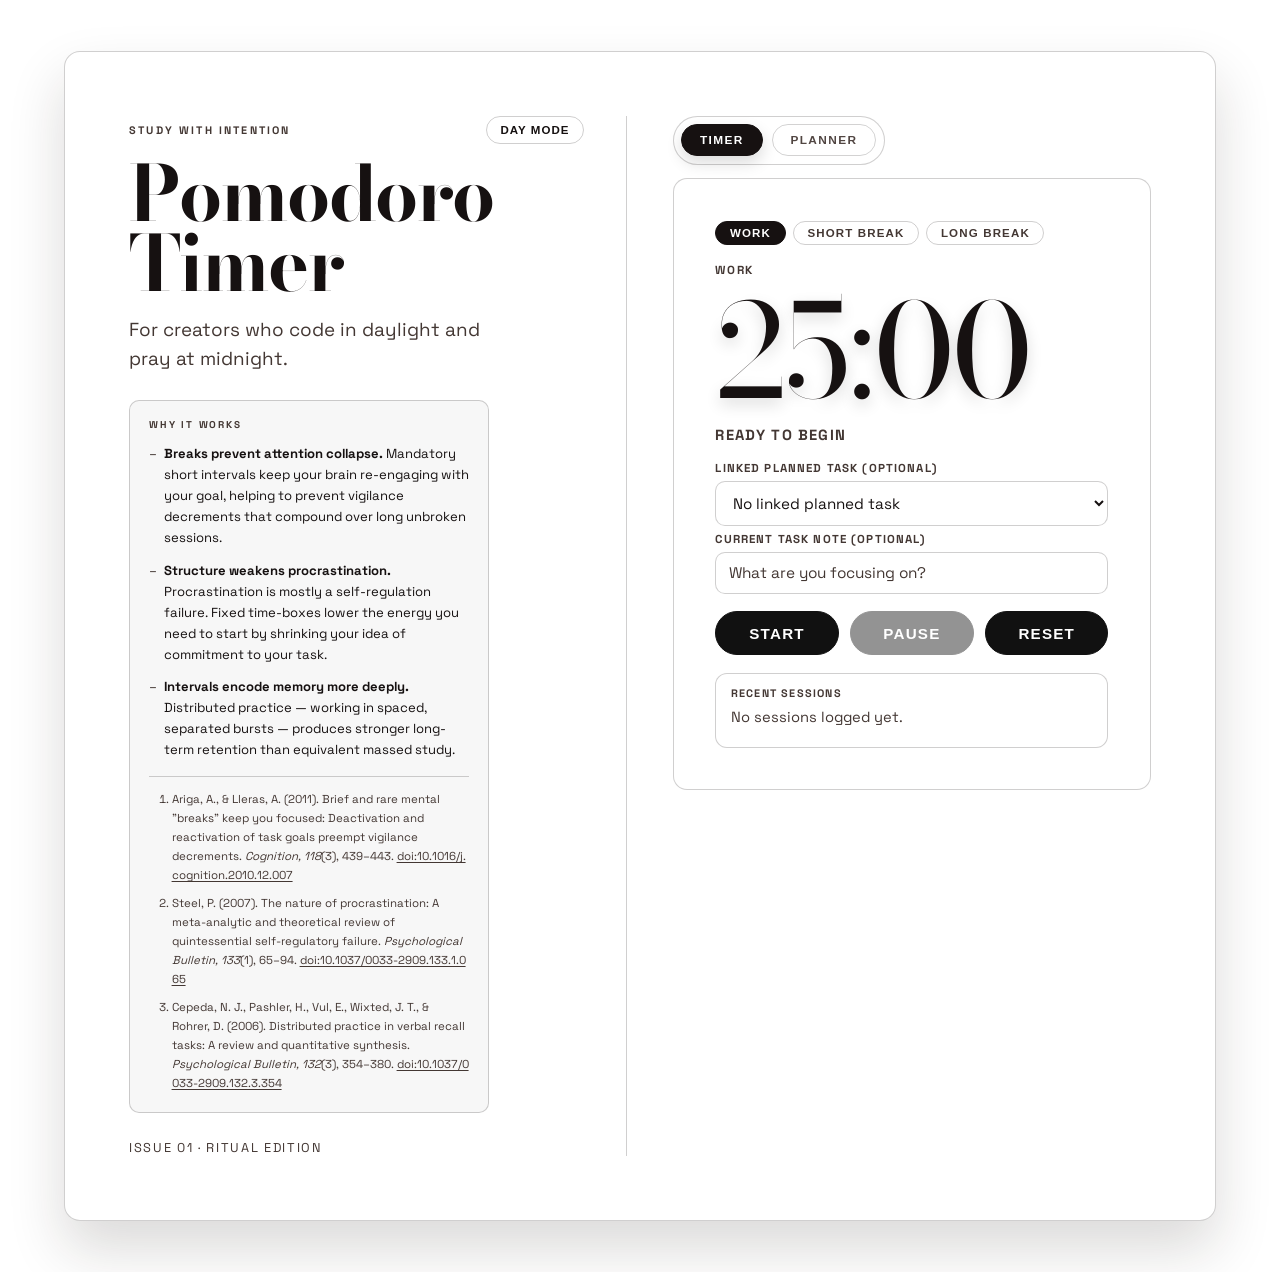
<file: index.html>
<!DOCTYPE html>
<html lang="en">
<head>
  <meta charset="UTF-8">
  <meta name="viewport" content="width=device-width, initial-scale=1.0">
  <title>Study With B — Pomodoro Timer</title>
  <meta name="theme-color" content="#161111">
  <link rel="manifest" href="./manifest.json">
  <link rel="apple-touch-icon" href="./icons/icon.svg">
    <link rel="preconnect" href="https://fonts.googleapis.com">
    <link rel="preconnect" href="https://fonts.gstatic.com" crossorigin>
    <link href="https://fonts.googleapis.com/css2?family=Bodoni+Moda:opsz,wght@6..96,400;6..96,700&family=Space+Grotesk:wght@400;500;700&display=swap" rel="stylesheet">
  <link rel="stylesheet" href="style.css">
</head>
<body data-view="timer">
    <div class="grain" aria-hidden="true"></div>
    <div class="update-banner" id="update-banner" role="status" aria-live="polite" hidden>
      <p class="update-banner-text" id="update-banner-text">A new version is available. Refreshing...</p>
    </div>

    <main class="container">
      <section class="editorial-rail" aria-label="App framing">
      <div class="meta-row">
        <p class="kicker">Study With Intention</p>
        <button class="theme-toggle" id="theme-toggle" type="button" aria-label="Toggle color theme">Dark mode</button>
      </div>
        <h1 class="title">Pomodoro Timer</h1>
      <p class="subtitle">For creators who code in daylight and pray at midnight.</p>

        <div class="science-card" aria-label="The science behind Pomodoro">
          <p class="science-card__eyebrow">Why it works</p>
          <ul class="science-card__list">
            <li><strong>Breaks prevent attention collapse.</strong> Mandatory short intervals keep your brain re-engaging with your goal, helping to prevent vigilance decrements that compound over long unbroken sessions.</li>
            <li><strong>Structure weakens procrastination.</strong> Procrastination is mostly a self-regulation failure. Fixed time-boxes lower the energy you need to start by shrinking your idea of commitment to your task.</li>
            <li><strong>Intervals encode memory more deeply.</strong> Distributed practice — working in spaced, separated bursts — produces stronger long-term retention than equivalent massed study.</li>
          </ul>
          <ol class="science-card__bib">
            <li>Ariga, A., &amp; Lleras, A. (2011). Brief and rare mental "breaks" keep you focused: Deactivation and reactivation of task goals preempt vigilance decrements. <em>Cognition, 118</em>(3), 439–443. <a class="science-card__link" href="https://doi.org/10.1016/j.cognition.2010.12.007" target="_blank" rel="noopener noreferrer">doi:10.1016/j.cognition.2010.12.007</a></li>
            <li>Steel, P. (2007). The nature of procrastination: A meta-analytic and theoretical review of quintessential self-regulatory failure. <em>Psychological Bulletin, 133</em>(1), 65–94. <a class="science-card__link" href="https://doi.org/10.1037/0033-2909.133.1.065" target="_blank" rel="noopener noreferrer">doi:10.1037/0033-2909.133.1.065</a></li>
            <li>Cepeda, N. J., Pashler, H., Vul, E., Wixted, J. T., &amp; Rohrer, D. (2006). Distributed practice in verbal recall tasks: A review and quantitative synthesis. <em>Psychological Bulletin, 132</em>(3), 354–380. <a class="science-card__link" href="https://doi.org/10.1037/0033-2909.132.3.354" target="_blank" rel="noopener noreferrer">doi:10.1037/0033-2909.132.3.354</a></li>
          </ol>
        </div>

        <div class="rail-bottom">
          <p class="rail-note">Issue 01 · Ritual Edition</p>
          <button class="install-btn" id="install-btn" type="button" hidden>Install app</button>
          <p class="install-ios" id="install-ios" hidden>To install: tap <strong>Share</strong> then <strong>Add to Home Screen</strong>.</p>
        </div>
      </section>

      <div class="stage-column">
        <nav class="view-tabs" aria-label="Workspace view">
          <button class="view-tab" id="view-timer-btn" type="button" aria-pressed="true">Timer</button>
          <button class="view-tab" id="view-planner-btn" type="button" aria-pressed="false">Planner</button>
        </nav>

        <section class="timer-stage" id="timer-stage" aria-label="Timer controls">
          <div class="mode-selector" id="mode-selector" role="group" aria-label="Session mode"></div>
          <p class="timer-label" id="timer-label">Work</p>
          <p class="timer" id="timer">25:00</p>
          <p class="timer-status" id="timer-status">Ready to begin</p>
          <div class="task-block">
            <label class="task-label" for="task-select">Linked planned task (optional)</label>
            <select class="task-select" id="task-select">
              <option value="">No linked planned task</option>
            </select>
            <label class="task-label" for="task-input">Current task note (optional)</label>
            <input class="task-input" id="task-input" type="text" maxlength="80" placeholder="What are you focusing on?" autocomplete="off">
          </div>
          <div class="completion-note" id="completion-note" aria-live="polite" hidden>
            <p class="completion-note-label">Session complete</p>
            <p class="completion-note-body" id="completion-note-body">Time's up.</p>
          </div>

          <div class="button-wrapper">
            <button id="start">Start</button>
            <button id="pause">Pause</button>
            <button id="reset">Reset</button>
          </div>

          <section class="history-panel" aria-label="Session history">
            <p class="history-title">Recent sessions</p>
            <p class="history-empty" id="history-empty">No sessions logged yet.</p>
            <ul class="history-list" id="history-list"></ul>
          </section>
        </section>

        <section class="planner-stage" id="planner-stage" aria-label="Planner" hidden>
          <form class="planner-form" id="planner-form">
            <label class="task-label" for="planner-task-title">Task title</label>
            <input class="task-input" id="planner-task-title" type="text" maxlength="80" placeholder="Odin Project - CSS Flexbox" required autocomplete="off">
            <label class="task-label" for="planner-task-estimate">Estimated sessions</label>
            <input class="task-input" id="planner-task-estimate" type="number" min="1" max="40" value="4" required>
            <button class="planner-submit" type="submit">Add Task</button>
          </form>

          <div class="planner-toolbar">
            <label class="planner-sort-wrap" for="planner-sort">
              <span class="planner-sort-label">Sort</span>
              <select class="planner-sort" id="planner-sort">
                <option value="newest">Newest</option>
                <option value="remaining">Most remaining</option>
                <option value="closest">Closest to done</option>
                <option value="status">Status</option>
              </select>
            </label>
            <div class="planner-filters" id="planner-filters" role="group" aria-label="Task status filter">
              <button class="planner-filter" type="button" data-filter="all" aria-pressed="true">All</button>
              <button class="planner-filter" type="button" data-filter="active" aria-pressed="false">Active</button>
              <button class="planner-filter" type="button" data-filter="done" aria-pressed="false">Done</button>
              <button class="planner-filter" type="button" data-filter="archived" aria-pressed="false">Archived</button>
            </div>
          </div>

          <section class="planner-list-panel" aria-label="Planner task list">
            <p class="history-title">Planned tasks</p>
            <p class="history-empty" id="planner-empty">No tasks yet. Add your first planned focus block.</p>
            <ul class="planner-list" id="planner-task-list"></ul>
          </section>
        </section>
      </div>
    </main>
  <!--JS-->
  <script src="app.js"></script>
  <script>
    if ("serviceWorker" in navigator) {
      const updateBanner = document.getElementById("update-banner");
      const updateBannerText = document.getElementById("update-banner-text");

      const showUpdateBanner = (message) => {
        if (!updateBanner || !updateBannerText) {
          return;
        }

        updateBannerText.textContent = message;
        updateBanner.hidden = false;
        updateBanner.classList.add("is-visible");
      };

      const activateWaitingWorker = (registration) => {
        if (registration.waiting) {
          showUpdateBanner("A new version is ready. Refreshing now...");
          registration.waiting.postMessage({ type: "SKIP_WAITING" });
        }
      };

      let refreshing = false;
      navigator.serviceWorker.addEventListener("controllerchange", () => {
        if (refreshing) {
          return;
        }

        refreshing = true;
        showUpdateBanner("Update applied. Reloading...");
        window.setTimeout(() => {
          window.location.reload();
        }, 650);
      });

      window.addEventListener("load", () => {
        navigator.serviceWorker
          .register("./sw.js")
          .then((registration) => {
            activateWaitingWorker(registration);
            registration.addEventListener("updatefound", () => {
              const newWorker = registration.installing;
              if (!newWorker) {
                return;
              }

              newWorker.addEventListener("statechange", () => {
                if (
                  newWorker.state === "installed" &&
                  navigator.serviceWorker.controller
                ) {
                  activateWaitingWorker(registration);
                }
              });
            });

            registration.update().catch(() => {
              // Ignore update check failures.
            });
          })
          .catch(() => {
            // SW registration failed silently; app still works online.
          });
      });
    }
  </script>
</body>
</html>
</file>
<file: style.css>
:root {
    --bg: #fcfaf6;
    --bg-accent: #f7f2e8;
    --panel: #fffefb;
    --panel-strong: #fbf6ee;
    --stage: #f8f2e7;
    --ink: #161111;
    --muted-ink: #433733;
    --line: rgba(22, 17, 17, 0.2);
    --start: #3f524c;
    --pause: #534741;
    --reset: #48505c;
    --shadow: rgba(33, 24, 16, 0.16);
    --grain-opacity: 0.08;
}

body[data-theme="light"] {
    --bg: #ffffff;
    --bg-accent: #ffffff;
    --panel: #ffffff;
    --panel-strong: #ffffff;
    --stage: #ffffff;
    --ink: #161111;
    --muted-ink: #433733;
    --line: rgba(22, 17, 17, 0.2);
    --start: #3f524c;
    --pause: #534741;
    --reset: #48505c;
    --shadow: rgba(33, 24, 16, 0.16);
    --grain-opacity: 0.08;
}

body[data-theme="burgundy-night"] {
    --bg: #140e12;
    --bg-accent: #1d1218;
    --panel: #22161d;
    --panel-strong: #2b1c24;
    --stage: #2a1b23;
    --ink: #f3ebe7;
    --muted-ink: #d2bfc4;
    --line: rgba(243, 235, 231, 0.24);
    --start: #4f625d;
    --pause: #6a3e4e;
    --reset: #625a6f;
    --shadow: rgba(0, 0, 0, 0.5);
    --grain-opacity: 0.12;
}

body[data-theme="emerald-night"] {
    --bg: #101614;
    --bg-accent: #18201d;
    --panel: #1b2320;
    --panel-strong: #24302c;
    --stage: #202a26;
    --ink: #f0ede5;
    --muted-ink: #c6c3b8;
    --line: rgba(240, 237, 229, 0.24);
    --start: #4f6c64;
    --pause: #66545a;
    --reset: #586675;
    --shadow: rgba(0, 0, 0, 0.5);
    --grain-opacity: 0.12;
}

* {
    margin: 0;
    padding: 0;
    box-sizing: border-box;
}

body {
    min-height: 100vh;
    display: grid;
    place-items: center;
    padding: clamp(1.1rem, 4.8vw, 3.2rem);
    color: var(--ink);
    font-family: "Space Grotesk", sans-serif;
    background: var(--bg);
    position: relative;
    overflow-x: hidden;
    overflow-y: auto;
    transition: background 260ms ease, color 260ms ease;
}

.grain {
    position: fixed;
    inset: 0;
    background-image: none;
    opacity: var(--grain-opacity);
    pointer-events: none;
    z-index: 0;
}

.update-banner {
    position: fixed;
    top: 1rem;
    right: 1rem;
    z-index: 30;
    border: 1px solid var(--line);
    border-radius: 0.72rem;
    background: var(--panel);
    color: var(--ink);
    padding: 0.62rem 0.78rem;
    box-shadow: 0 12px 28px var(--shadow);
    opacity: 0;
    transform: translateY(-6px);
    transition: opacity 180ms ease, transform 180ms ease;
    max-width: min(26rem, calc(100vw - 2rem));
}

.update-banner.is-visible {
    opacity: 1;
    transform: translateY(0);
}

.update-banner-text {
    font-size: 0.82rem;
    line-height: 1.4;
    letter-spacing: 0.03em;
    text-transform: uppercase;
    font-weight: 700;
}

.container {
    width: min(72rem, 100%);
    display: grid;
    grid-template-columns: 1.02fr 0.98fr;
    gap: clamp(1.4rem, 3.6vw, 3rem);
    color: var(--ink);
    background: var(--panel);
    border: 1px solid var(--line);
    border-radius: 1rem;
    padding: clamp(1.6rem, 5vw, 4.2rem);
    box-shadow: 0 28px 56px var(--shadow);
    position: relative;
    z-index: 1;
}

.editorial-rail {
    display: flex;
    flex-direction: column;
    justify-content: space-between;
    border-right: 1px solid var(--line);
    padding-right: clamp(1.2rem, 3.4vw, 2.6rem);
}

.meta-row {
    display: flex;
    align-items: center;
    justify-content: space-between;
    gap: 0.6rem;
    flex-wrap: wrap;
}

.kicker {
    text-transform: uppercase;
    letter-spacing: 0.2em;
    color: var(--muted-ink);
    font-size: 0.68rem;
    font-weight: 700;
}

.theme-toggle {
    padding: 0.42rem 0.85rem;
    border-radius: 999px;
    border: 1px solid var(--line);
    background: transparent;
    color: var(--ink);
    font-size: 0.72rem;
    letter-spacing: 0.09em;
    text-transform: uppercase;
    font-weight: 700;
    cursor: pointer;
    transition: background 180ms ease;
}

.theme-toggle:hover {
    background: rgba(20, 15, 12, 0.06);
}

body[data-theme="burgundy-night"] .theme-toggle:hover {
    background: rgba(255, 255, 255, 0.08);
}

body[data-theme="emerald-night"] .theme-toggle:hover {
    background: rgba(255, 255, 255, 0.08);
}

.title {
    margin-top: 0.95rem;
    font-family: "Bodoni Moda", serif;
    font-size: clamp(2.7rem, 6vw, 5.2rem);
    line-height: 0.91;
    letter-spacing: -0.02em;
    max-width: 9ch;
}

.subtitle {
    margin-top: 1rem;
    color: var(--muted-ink);
    font-size: clamp(1.02rem, 1.95vw, 1.18rem);
    line-height: 1.58;
    max-width: 32ch;
}

/* ── Science card ───────────────────────────────────── */
.science-card {
    margin-top: 1.6rem;
    padding: 1.1rem 1.2rem 1.2rem;
    border: 1px solid var(--line);
    border-radius: 10px;
    background: rgba(20, 15, 12, 0.03);
    max-width: 36ch;
}

body[data-theme="burgundy-night"] .science-card,
body[data-theme="emerald-night"] .science-card {
    background: rgba(255, 255, 255, 0.04);
}

.science-card__eyebrow {
    text-transform: uppercase;
    letter-spacing: 0.18em;
    font-size: 0.62rem;
    font-weight: 700;
    color: var(--muted-ink);
    margin-bottom: 0.75rem;
}

.science-card__list {
    list-style: none;
    padding: 0;
    margin: 0 0 1rem;
    display: flex;
    flex-direction: column;
    gap: 0.7rem;
}

.science-card__list li {
    font-size: 0.82rem;
    line-height: 1.6;
    color: var(--ink);
    padding-left: 1.1em;
    position: relative;
}

.science-card__list li::before {
    content: "–";
    position: absolute;
    left: 0;
    color: var(--muted-ink);
}

.science-card__bib {
    margin: 0;
    padding-left: 1.4em;
    display: flex;
    flex-direction: column;
    gap: 0.55rem;
    border-top: 1px solid var(--line);
    padding-top: 0.85rem;
}

.science-card__bib li {
    font-size: 0.72rem;
    line-height: 1.65;
    color: var(--muted-ink);
}

.science-card__bib em {
    font-style: italic;
}

.science-card__link {
    color: var(--muted-ink);
    text-decoration: underline;
    text-underline-offset: 2px;
    word-break: break-all;
}

.science-card__link:hover {
    color: var(--ink);
}

/* ── Rail bottom ─────────────────────────────────────── */
.rail-bottom {
    margin-top: auto;
    padding-top: 1.6rem;
    display: flex;
    flex-direction: column;
    gap: 0.7rem;
    align-items: flex-start;
}

.rail-note {
    font-size: 0.8rem;
    letter-spacing: 0.13em;
    text-transform: uppercase;
    color: var(--muted-ink);
}

.install-btn {
    padding: 0.42rem 0.9rem;
    border-radius: 999px;
    border: 1px solid var(--ink);
    background: transparent;
    color: var(--ink);
    font-size: 0.72rem;
    letter-spacing: 0.09em;
    text-transform: uppercase;
    font-weight: 700;
    cursor: pointer;
    font-family: "Space Grotesk", sans-serif;
    transition: background 160ms ease, color 160ms ease;
    box-shadow: none;
}

.install-btn:hover {
    background: var(--ink);
    color: var(--bg);
    transform: none;
    filter: none;
}

.install-ios {
    font-size: 0.82rem;
    line-height: 1.5;
    color: var(--muted-ink);
    max-width: 26ch;
}

.timer-stage {
    display: flex;
    flex-direction: column;
    justify-content: center;
    gap: 1.1rem;
    background: var(--stage);
    border: 1px solid var(--line);
    border-radius: 0.88rem;
    padding: clamp(1.5rem, 3.8vw, 2.6rem);
}

.stage-column {
    display: flex;
    flex-direction: column;
    gap: 0.85rem;
}

.view-tabs {
    display: flex;
    align-items: center;
    gap: 0.55rem;
    padding: 0.45rem;
    border: 1px solid var(--line);
    border-radius: 999px;
    background: var(--panel-strong);
    width: fit-content;
}

.view-tab {
    border-radius: 999px;
    border: 1px solid var(--line);
    background: transparent;
    color: var(--muted-ink);
    padding: 0.5rem 1.12rem;
    font-size: 0.74rem;
    letter-spacing: 0.12em;
    text-transform: uppercase;
    font-weight: 700;
}

.view-tab[aria-pressed="true"] {
    background: var(--ink);
    color: var(--bg);
    border-color: var(--ink);
}

.planner-stage {
    display: flex;
    flex-direction: column;
    gap: 0.85rem;
    background: var(--stage);
    border: 1px solid var(--line);
    border-radius: 0.88rem;
    padding: clamp(1.3rem, 3.4vw, 2.2rem);
}

body[data-view="timer"] #planner-stage {
    display: none;
}

body[data-view="planner"] #timer-stage {
    display: none;
}

#timer-stage[hidden],
#planner-stage[hidden] {
    display: none !important;
}

.planner-form {
    display: grid;
    gap: 0.45rem;
}

.planner-submit {
    width: 100%;
    margin-top: 0.2rem;
}

.planner-toolbar {
    display: flex;
    align-items: center;
    justify-content: space-between;
    gap: 0.7rem;
    flex-wrap: wrap;
}

.planner-sort-wrap {
    display: inline-flex;
    align-items: center;
    gap: 0.45rem;
}

.planner-sort-label {
    color: var(--muted-ink);
    font-size: 0.76rem;
    letter-spacing: 0.08em;
    text-transform: uppercase;
    font-weight: 700;
}

.planner-sort {
    border: 1px solid var(--line);
    background: var(--panel);
    color: var(--ink);
    border-radius: 999px;
    padding: 0.36rem 0.72rem;
    font-size: 0.78rem;
    font-family: "Space Grotesk", sans-serif;
}

.planner-filters {
    display: inline-flex;
    align-items: center;
    gap: 0.32rem;
    border: 1px solid var(--line);
    border-radius: 999px;
    padding: 0.28rem;
    background: var(--panel-strong);
}

.planner-filter {
    border-radius: 999px;
    border: 1px solid transparent;
    background: transparent;
    color: var(--muted-ink);
    padding: 0.34rem 0.58rem;
    font-size: 0.65rem;
    letter-spacing: 0.08em;
    text-transform: uppercase;
    font-weight: 700;
}

.planner-filter[aria-pressed="true"] {
    border-color: var(--ink);
    background: var(--ink);
    color: var(--bg);
}

.planner-list-panel {
    width: 100%;
    border: 1px solid var(--line);
    border-radius: 0.75rem;
    padding: 0.78rem 0.9rem;
    background: var(--panel);
}

.planner-list {
    list-style: none;
    margin-top: 0.5rem;
    display: grid;
    gap: 0.55rem;
}

.planner-item {
    display: flex;
    align-items: flex-start;
    justify-content: space-between;
    gap: 0.8rem;
    border-top: 1px solid var(--line);
    padding-top: 0.6rem;
}

.planner-item-details {
    min-width: 0;
    display: grid;
    gap: 0.24rem;
}

.planner-item-title {
    color: var(--ink);
    font-size: 0.93rem;
    line-height: 1.4;
}

.planner-item-meta {
    display: flex;
    align-items: center;
    gap: 0.38rem;
    flex-wrap: wrap;
}

.planner-chip {
    border: 1px solid var(--line);
    border-radius: 999px;
    padding: 0.2rem 0.48rem;
    font-size: 0.64rem;
    letter-spacing: 0.08em;
    text-transform: uppercase;
    font-weight: 700;
    color: var(--muted-ink);
    background: var(--panel);
}

.planner-chip-status {
    color: var(--ink);
}

.planner-chip-status-active {
    border-color: rgba(63, 82, 76, 0.42);
}

.planner-chip-status-done {
    border-color: rgba(59, 98, 76, 0.44);
}

.planner-chip-status-archived {
    border-color: rgba(72, 80, 92, 0.44);
}

.planner-item-done .planner-item-title {
    text-decoration: line-through;
    opacity: 0.8;
}

.planner-item-archived .planner-item-title,
.planner-item-archived .planner-item-meta {
    opacity: 0.72;
}

.planner-item-actions {
    display: flex;
    flex-wrap: wrap;
    justify-content: flex-end;
    gap: 0.38rem;
}

.planner-action {
    border-radius: 999px;
    border: 1px solid var(--line);
    background: transparent;
    color: var(--ink);
    padding: 0.34rem 0.7rem;
    font-size: 0.66rem;
    letter-spacing: 0.08em;
    text-transform: uppercase;
    font-weight: 700;
}

body[data-theme="burgundy-night"] .timer-stage {
    background: var(--stage);
}

body[data-theme="emerald-night"] .timer-stage {
    background: var(--stage);
}

body[data-theme="light"] #start,
body[data-theme="light"] #pause,
body[data-theme="light"] #reset {
    background: #111111;
    color: #ffffff;
    border-color: #111111;
}

body[data-theme="light"] #start:hover,
body[data-theme="light"] #pause:hover,
body[data-theme="light"] #reset:hover {
    background: #ffffff;
    color: #111111;
    border-color: #111111;
}

body[data-theme="light"] #start:active,
body[data-theme="light"] #pause:active,
body[data-theme="light"] #reset:active {
    background: #4b1e24;
    color: #ffffff;
    border-color: #4b1e24;
}

body[data-theme="burgundy-night"] #start,
body[data-theme="burgundy-night"] #pause,
body[data-theme="burgundy-night"] #reset {
    background: #ffffff;
    color: #6a3e4e;
    border-color: #ffffff;
}

body[data-theme="burgundy-night"] #start:hover,
body[data-theme="burgundy-night"] #pause:hover,
body[data-theme="burgundy-night"] #reset:hover {
    background: #6a3e4e;
    color: #ffffff;
    border-color: #6a3e4e;
    filter: none;
}

body[data-theme="burgundy-night"] #start:active,
body[data-theme="burgundy-night"] #pause:active,
body[data-theme="burgundy-night"] #reset:active {
    background: #111111;
    color: #ffffff;
    border-color: #111111;
}

body[data-theme="emerald-night"] #start,
body[data-theme="emerald-night"] #pause,
body[data-theme="emerald-night"] #reset {
    background: #ffffff;
    color: #4f6c64;
    border-color: #ffffff;
}

body[data-theme="emerald-night"] #start:hover,
body[data-theme="emerald-night"] #pause:hover,
body[data-theme="emerald-night"] #reset:hover {
    background: #4f6c64;
    color: #ffffff;
    border-color: #4f6c64;
    filter: none;
}

body[data-theme="emerald-night"] #start:active,
body[data-theme="emerald-night"] #pause:active,
body[data-theme="emerald-night"] #reset:active {
    background: #111111;
    color: #ffffff;
    border-color: #111111;
}

.mode-selector {
    display: flex;
    flex-wrap: wrap;
    gap: 0.45rem;
}

.mode-btn {
    /* reset base button styles */
    border-radius: 999px;
    padding: 0.32rem 0.85rem;
    font-size: 0.72rem;
    font-weight: 700;
    letter-spacing: 0.1em;
    text-transform: uppercase;
    cursor: pointer;
    transition: background 160ms ease, color 160ms ease, border-color 160ms ease, transform 160ms ease;
    /* default: ghost */
    background: transparent;
    color: var(--muted-ink);
    border: 1px solid var(--line);
    box-shadow: none;
}

.mode-btn:hover {
    color: var(--ink);
    border-color: var(--ink);
    transform: none;
    filter: none;
}

.mode-btn[aria-pressed="true"] {
    background: var(--ink);
    color: var(--bg);
    border-color: var(--ink);
}

.mode-btn[aria-pressed="true"]:hover {
    filter: none;
    transform: none;
}

.timer-label {
    text-transform: uppercase;
    letter-spacing: 0.14em;
    color: var(--muted-ink);
    font-size: 0.73rem;
    font-weight: 700;
}

.timer {
    font-family: "Bodoni Moda", serif;
    font-size: clamp(4.2rem, 11.5vw, 8.1rem);
    line-height: 0.88;
    letter-spacing: -0.01em;
    text-shadow: 0 6px 16px rgba(0, 0, 0, 0.14);
}

.timer-status {
    color: var(--muted-ink);
    font-size: 0.92rem;
    letter-spacing: 0.08em;
    text-transform: uppercase;
    font-weight: 700;
}

.task-block {
    width: 100%;
    display: flex;
    flex-direction: column;
    gap: 0.38rem;
}

.task-label {
    color: var(--muted-ink);
    font-size: 0.72rem;
    letter-spacing: 0.1em;
    text-transform: uppercase;
    font-weight: 700;
}

.task-input {
    width: 100%;
    border: 1px solid var(--line);
    background: var(--panel);
    color: var(--ink);
    border-radius: 0.62rem;
    padding: 0.66rem 0.78rem;
    font-size: 0.96rem;
    font-family: "Space Grotesk", sans-serif;
    transition: border-color 160ms ease, box-shadow 160ms ease;
}

.task-select {
    width: 100%;
    border: 1px solid var(--line);
    background: var(--panel);
    color: var(--ink);
    border-radius: 0.62rem;
    padding: 0.66rem 0.78rem;
    font-size: 0.95rem;
    font-family: "Space Grotesk", sans-serif;
    transition: border-color 160ms ease, box-shadow 160ms ease;
}

.task-input::placeholder {
    color: var(--muted-ink);
}

.task-input:focus {
    outline: none;
    border-color: var(--ink);
    box-shadow: 0 0 0 2px rgba(0, 0, 0, 0.08);
}

.task-select:focus {
    outline: none;
    border-color: var(--ink);
    box-shadow: 0 0 0 2px rgba(0, 0, 0, 0.08);
}

body[data-theme="burgundy-night"] .task-input:focus,
body[data-theme="emerald-night"] .task-input:focus {
    box-shadow: 0 0 0 2px rgba(255, 255, 255, 0.14);
}

body[data-theme="burgundy-night"] .task-select:focus,
body[data-theme="emerald-night"] .task-select:focus {
    box-shadow: 0 0 0 2px rgba(255, 255, 255, 0.14);
}

.completion-note {
    width: 100%;
    border: 1px solid var(--line);
    border-radius: 0.75rem;
    padding: 0.95rem 1rem;
    background: var(--panel);
}

.completion-note.is-visible {
    display: block;
}

.completion-note-label {
    text-transform: uppercase;
    letter-spacing: 0.12em;
    font-size: 0.68rem;
    font-weight: 700;
    color: var(--muted-ink);
    margin-bottom: 0.35rem;
}

.completion-note-body {
    font-size: 0.98rem;
    line-height: 1.5;
    color: var(--ink);
}

.button-wrapper {
    width: 100%;
    display: grid;
    grid-template-columns: repeat(3, minmax(0, 1fr));
    gap: 0.72rem;
}

.history-panel {
    width: 100%;
    border: 1px solid var(--line);
    border-radius: 0.75rem;
    padding: 0.78rem 0.9rem;
    background: var(--panel);
}

.history-title {
    text-transform: uppercase;
    letter-spacing: 0.11em;
    font-size: 0.68rem;
    font-weight: 700;
    color: var(--muted-ink);
}

.history-empty {
    color: var(--muted-ink);
    font-size: 0.92rem;
    margin-top: 0.5rem;
}

.history-list {
    list-style: none;
    margin-top: 0.5rem;
    display: grid;
    gap: 0.45rem;
}

.history-item {
    display: flex;
    align-items: baseline;
    justify-content: space-between;
    gap: 0.8rem;
    border-top: 1px solid var(--line);
    padding-top: 0.45rem;
}

.history-meta {
    color: var(--muted-ink);
    font-size: 0.76rem;
    letter-spacing: 0.05em;
    text-transform: uppercase;
    white-space: nowrap;
}

.history-task {
    font-size: 0.92rem;
    color: var(--ink);
    overflow: hidden;
    text-overflow: ellipsis;
    white-space: nowrap;
}

button {
    border: 1px solid rgba(255, 255, 255, 0.14);
    color: #fff;
    cursor: pointer;
    padding: 0.78rem 0.9rem;
    border-radius: 999px;
    font-size: clamp(0.84rem, 2vw, 0.95rem);
    font-weight: 700;
    text-transform: uppercase;
    letter-spacing: 0.08em;
    transition: transform 180ms ease, background-color 180ms ease;
    box-shadow: none;
}

button:disabled {
    cursor: not-allowed;
    opacity: 0.45;
    transform: none;
    filter: none;
}

button:hover {
    transform: translateY(-1px);
    filter: brightness(0.94);
}

button:disabled:hover {
    transform: none;
    filter: none;
}

button:active {
    transform: translateY(0);
}

#start {
    background: var(--start);
}

#pause {
    background: var(--pause);
}

#reset {
    background: var(--reset);
}

button.view-tab,
button.planner-action {
    background: transparent;
    color: var(--muted-ink);
    border: 1px solid var(--line);
    box-shadow: none;
}

button.view-tab:hover,
button.planner-action:hover {
    color: var(--ink);
    border-color: var(--ink);
    filter: none;
}

button.view-tab[aria-pressed="true"] {
    background: var(--ink);
    color: var(--bg);
    border-color: var(--ink);
    box-shadow: 0 7px 16px rgba(0, 0, 0, 0.14);
}

button.view-tab:not([aria-pressed="true"]) {
    opacity: 0.92;
}

button.planner-submit {
    background: var(--ink);
    color: var(--bg);
    border-color: var(--ink);
}

button.planner-submit:hover {
    filter: none;
    background: var(--panel-strong);
    color: var(--ink);
}

@media (max-width: 900px) {
    .container {
        grid-template-columns: 1fr;
        gap: clamp(1rem, 4vw, 1.6rem);
        padding: 1.35rem;
    }

    .editorial-rail {
        border-right: none;
        border-bottom: 1px solid var(--line);
        padding-right: 0;
        padding-bottom: clamp(1.2rem, 3vw, 1.6rem);
    }

    .rail-bottom {
        margin-top: 1.2rem;
        padding-top: 0;
    }

    .title {
        max-width: 16ch;
    }
}

@media (max-width: 560px) {
    body {
        padding: 0.75rem;
    }

    .container {
        border-radius: 0.8rem;
        padding: 1.1rem;
    }

    .update-banner {
        top: auto;
        right: 0.75rem;
        left: 0.75rem;
        bottom: 0.75rem;
        max-width: none;
    }

    .timer {
        font-size: clamp(3.6rem, 18vw, 5rem);
        line-height: 0.9;
    }

    .view-tabs {
        width: 100%;
    }

    .view-tab {
        flex: 1;
        text-align: center;
    }

    .button-wrapper {
        grid-template-columns: 1fr;
        gap: 0.55rem;
    }

    button {
        padding: 0.68rem 0.9rem;
    }

    .timer-stage {
        gap: 0.85rem;
    }

    .history-item {
        flex-direction: column;
        align-items: flex-start;
        gap: 0.15rem;
    }

    .planner-item {
        flex-direction: column;
        align-items: flex-start;
    }

    .planner-toolbar {
        align-items: stretch;
    }

    .planner-sort-wrap,
    .planner-sort,
    .planner-filters {
        width: 100%;
    }

    .planner-sort-wrap {
        justify-content: space-between;
    }

    .planner-filters {
        justify-content: space-between;
    }

    .planner-filter {
        flex: 1;
        text-align: center;
    }

    .planner-item-actions {
        justify-content: flex-start;
    }

    .history-task {
        white-space: normal;
    }
}
</file>
<file: docs/style.css>
:root {
    --bg: #fcfaf6;
    --bg-accent: #f7f2e8;
    --panel: #fffefb;
    --panel-strong: #fbf6ee;
    --stage: #f8f2e7;
    --ink: #161111;
    --muted-ink: #433733;
    --line: rgba(22, 17, 17, 0.2);
    --start: #3f524c;
    --pause: #534741;
    --reset: #48505c;
    --shadow: rgba(33, 24, 16, 0.16);
    --grain-opacity: 0.08;
}

body[data-theme="light"] {
    --bg: #ffffff;
    --bg-accent: #ffffff;
    --panel: #ffffff;
    --panel-strong: #ffffff;
    --stage: #ffffff;
    --ink: #161111;
    --muted-ink: #433733;
    --line: rgba(22, 17, 17, 0.2);
    --start: #3f524c;
    --pause: #534741;
    --reset: #48505c;
    --shadow: rgba(33, 24, 16, 0.16);
    --grain-opacity: 0.08;
}

body[data-theme="burgundy-night"] {
    --bg: #140e12;
    --bg-accent: #1d1218;
    --panel: #22161d;
    --panel-strong: #2b1c24;
    --stage: #2a1b23;
    --ink: #f3ebe7;
    --muted-ink: #d2bfc4;
    --line: rgba(243, 235, 231, 0.24);
    --start: #4f625d;
    --pause: #6a3e4e;
    --reset: #625a6f;
    --shadow: rgba(0, 0, 0, 0.5);
    --grain-opacity: 0.12;
}

body[data-theme="emerald-night"] {
    --bg: #101614;
    --bg-accent: #18201d;
    --panel: #1b2320;
    --panel-strong: #24302c;
    --stage: #202a26;
    --ink: #f0ede5;
    --muted-ink: #c6c3b8;
    --line: rgba(240, 237, 229, 0.24);
    --start: #4f6c64;
    --pause: #66545a;
    --reset: #586675;
    --shadow: rgba(0, 0, 0, 0.5);
    --grain-opacity: 0.12;
}

* {
    margin: 0;
    padding: 0;
    box-sizing: border-box;
}

body {
    min-height: 100vh;
    display: grid;
    place-items: center;
    padding: clamp(1.1rem, 4.8vw, 3.2rem);
    color: var(--ink);
    font-family: "Space Grotesk", sans-serif;
    background: var(--bg);
    position: relative;
    overflow-x: hidden;
    overflow-y: auto;
    transition: background 260ms ease, color 260ms ease;
}

.grain {
    position: fixed;
    inset: 0;
    background-image: none;
    opacity: var(--grain-opacity);
    pointer-events: none;
    z-index: 0;
}

.update-banner {
    position: fixed;
    top: 1rem;
    right: 1rem;
    z-index: 30;
    border: 1px solid var(--line);
    border-radius: 0.72rem;
    background: var(--panel);
    color: var(--ink);
    padding: 0.62rem 0.78rem;
    box-shadow: 0 12px 28px var(--shadow);
    opacity: 0;
    transform: translateY(-6px);
    transition: opacity 180ms ease, transform 180ms ease;
    max-width: min(26rem, calc(100vw - 2rem));
}

.update-banner.is-visible {
    opacity: 1;
    transform: translateY(0);
}

.update-banner-text {
    font-size: 0.82rem;
    line-height: 1.4;
    letter-spacing: 0.03em;
    text-transform: uppercase;
    font-weight: 700;
}

.container {
    width: min(72rem, 100%);
    display: grid;
    grid-template-columns: 1.02fr 0.98fr;
    gap: clamp(1.4rem, 3.6vw, 3rem);
    color: var(--ink);
    background: var(--panel);
    border: 1px solid var(--line);
    border-radius: 1rem;
    padding: clamp(1.6rem, 5vw, 4.2rem);
    box-shadow: 0 28px 56px var(--shadow);
    position: relative;
    z-index: 1;
}

.editorial-rail {
    display: flex;
    flex-direction: column;
    justify-content: space-between;
    border-right: 1px solid var(--line);
    padding-right: clamp(1.2rem, 3.4vw, 2.6rem);
}

.meta-row {
    display: flex;
    align-items: center;
    justify-content: space-between;
    gap: 0.6rem;
    flex-wrap: wrap;
}

.kicker {
    text-transform: uppercase;
    letter-spacing: 0.2em;
    color: var(--muted-ink);
    font-size: 0.68rem;
    font-weight: 700;
}

.theme-toggle {
    padding: 0.42rem 0.85rem;
    border-radius: 999px;
    border: 1px solid var(--line);
    background: transparent;
    color: var(--ink);
    font-size: 0.72rem;
    letter-spacing: 0.09em;
    text-transform: uppercase;
    font-weight: 700;
    cursor: pointer;
    transition: background 180ms ease;
}

.theme-toggle:hover {
    background: rgba(20, 15, 12, 0.06);
}

body[data-theme="burgundy-night"] .theme-toggle:hover {
    background: rgba(255, 255, 255, 0.08);
}

body[data-theme="emerald-night"] .theme-toggle:hover {
    background: rgba(255, 255, 255, 0.08);
}

.title {
    margin-top: 0.95rem;
    font-family: "Bodoni Moda", serif;
    font-size: clamp(2.7rem, 6vw, 5.2rem);
    line-height: 0.91;
    letter-spacing: -0.02em;
    max-width: 9ch;
}

.subtitle {
    margin-top: 1rem;
    color: var(--muted-ink);
    font-size: clamp(1.02rem, 1.95vw, 1.18rem);
    line-height: 1.58;
    max-width: 32ch;
}

/* ── Science card ───────────────────────────────────── */
.science-card {
    margin-top: 1.6rem;
    padding: 1.1rem 1.2rem 1.2rem;
    border: 1px solid var(--line);
    border-radius: 10px;
    background: rgba(20, 15, 12, 0.03);
    max-width: 36ch;
}

body[data-theme="burgundy-night"] .science-card,
body[data-theme="emerald-night"] .science-card {
    background: rgba(255, 255, 255, 0.04);
}

.science-card__eyebrow {
    text-transform: uppercase;
    letter-spacing: 0.18em;
    font-size: 0.62rem;
    font-weight: 700;
    color: var(--muted-ink);
    margin-bottom: 0.75rem;
}

.science-card__list {
    list-style: none;
    padding: 0;
    margin: 0 0 1rem;
    display: flex;
    flex-direction: column;
    gap: 0.7rem;
}

.science-card__list li {
    font-size: 0.82rem;
    line-height: 1.6;
    color: var(--ink);
    padding-left: 1.1em;
    position: relative;
}

.science-card__list li::before {
    content: "–";
    position: absolute;
    left: 0;
    color: var(--muted-ink);
}

.science-card__bib {
    margin: 0;
    padding-left: 1.4em;
    display: flex;
    flex-direction: column;
    gap: 0.55rem;
    border-top: 1px solid var(--line);
    padding-top: 0.85rem;
}

.science-card__bib li {
    font-size: 0.72rem;
    line-height: 1.65;
    color: var(--muted-ink);
}

.science-card__bib em {
    font-style: italic;
}

.science-card__link {
    color: var(--muted-ink);
    text-decoration: underline;
    text-underline-offset: 2px;
    word-break: break-all;
}

.science-card__link:hover {
    color: var(--ink);
}

/* ── Rail bottom ─────────────────────────────────────── */
.rail-bottom {
    margin-top: auto;
    padding-top: 1.6rem;
    display: flex;
    flex-direction: column;
    gap: 0.7rem;
    align-items: flex-start;
}

.rail-note {
    font-size: 0.8rem;
    letter-spacing: 0.13em;
    text-transform: uppercase;
    color: var(--muted-ink);
}

.install-btn {
    padding: 0.42rem 0.9rem;
    border-radius: 999px;
    border: 1px solid var(--ink);
    background: transparent;
    color: var(--ink);
    font-size: 0.72rem;
    letter-spacing: 0.09em;
    text-transform: uppercase;
    font-weight: 700;
    cursor: pointer;
    font-family: "Space Grotesk", sans-serif;
    transition: background 160ms ease, color 160ms ease;
    box-shadow: none;
}

.install-btn:hover {
    background: var(--ink);
    color: var(--bg);
    transform: none;
    filter: none;
}

.install-ios {
    font-size: 0.82rem;
    line-height: 1.5;
    color: var(--muted-ink);
    max-width: 26ch;
}

.timer-stage {
    display: flex;
    flex-direction: column;
    justify-content: center;
    gap: 1.1rem;
    background: var(--stage);
    border: 1px solid var(--line);
    border-radius: 0.88rem;
    padding: clamp(1.5rem, 3.8vw, 2.6rem);
}

.stage-column {
    display: flex;
    flex-direction: column;
    gap: 0.85rem;
}

.view-tabs {
    display: flex;
    align-items: center;
    gap: 0.55rem;
    padding: 0.45rem;
    border: 1px solid var(--line);
    border-radius: 999px;
    background: var(--panel-strong);
    width: fit-content;
}

.view-tab {
    border-radius: 999px;
    border: 1px solid var(--line);
    background: transparent;
    color: var(--muted-ink);
    padding: 0.5rem 1.12rem;
    font-size: 0.74rem;
    letter-spacing: 0.12em;
    text-transform: uppercase;
    font-weight: 700;
}

.view-tab[aria-pressed="true"] {
    background: var(--ink);
    color: var(--bg);
    border-color: var(--ink);
}

.planner-stage {
    display: flex;
    flex-direction: column;
    gap: 0.85rem;
    background: var(--stage);
    border: 1px solid var(--line);
    border-radius: 0.88rem;
    padding: clamp(1.3rem, 3.4vw, 2.2rem);
}

body[data-view="timer"] #planner-stage {
    display: none;
}

body[data-view="planner"] #timer-stage {
    display: none;
}

#timer-stage[hidden],
#planner-stage[hidden] {
    display: none !important;
}

.planner-form {
    display: grid;
    gap: 0.45rem;
}

.planner-submit {
    width: 100%;
    margin-top: 0.2rem;
}

.planner-toolbar {
    display: flex;
    align-items: center;
    justify-content: space-between;
    gap: 0.7rem;
    flex-wrap: wrap;
}

.planner-sort-wrap {
    display: inline-flex;
    align-items: center;
    gap: 0.45rem;
}

.planner-sort-label {
    color: var(--muted-ink);
    font-size: 0.76rem;
    letter-spacing: 0.08em;
    text-transform: uppercase;
    font-weight: 700;
}

.planner-sort {
    border: 1px solid var(--line);
    background: var(--panel);
    color: var(--ink);
    border-radius: 999px;
    padding: 0.36rem 0.72rem;
    font-size: 0.78rem;
    font-family: "Space Grotesk", sans-serif;
}

.planner-filters {
    display: inline-flex;
    align-items: center;
    gap: 0.32rem;
    border: 1px solid var(--line);
    border-radius: 999px;
    padding: 0.28rem;
    background: var(--panel-strong);
}

.planner-filter {
    border-radius: 999px;
    border: 1px solid transparent;
    background: transparent;
    color: var(--muted-ink);
    padding: 0.34rem 0.58rem;
    font-size: 0.65rem;
    letter-spacing: 0.08em;
    text-transform: uppercase;
    font-weight: 700;
}

.planner-filter[aria-pressed="true"] {
    border-color: var(--ink);
    background: var(--ink);
    color: var(--bg);
}

.planner-list-panel {
    width: 100%;
    border: 1px solid var(--line);
    border-radius: 0.75rem;
    padding: 0.78rem 0.9rem;
    background: var(--panel);
}

.planner-list {
    list-style: none;
    margin-top: 0.5rem;
    display: grid;
    gap: 0.55rem;
}

.planner-item {
    display: flex;
    align-items: flex-start;
    justify-content: space-between;
    gap: 0.8rem;
    border-top: 1px solid var(--line);
    padding-top: 0.6rem;
}

.planner-item-details {
    min-width: 0;
    display: grid;
    gap: 0.24rem;
}

.planner-item-title {
    color: var(--ink);
    font-size: 0.93rem;
    line-height: 1.4;
}

.planner-item-meta {
    display: flex;
    align-items: center;
    gap: 0.38rem;
    flex-wrap: wrap;
}

.planner-chip {
    border: 1px solid var(--line);
    border-radius: 999px;
    padding: 0.2rem 0.48rem;
    font-size: 0.64rem;
    letter-spacing: 0.08em;
    text-transform: uppercase;
    font-weight: 700;
    color: var(--muted-ink);
    background: var(--panel);
}

.planner-chip-status {
    color: var(--ink);
}

.planner-chip-status-active {
    border-color: rgba(63, 82, 76, 0.42);
}

.planner-chip-status-done {
    border-color: rgba(59, 98, 76, 0.44);
}

.planner-chip-status-archived {
    border-color: rgba(72, 80, 92, 0.44);
}

.planner-item-done .planner-item-title {
    text-decoration: line-through;
    opacity: 0.8;
}

.planner-item-archived .planner-item-title,
.planner-item-archived .planner-item-meta {
    opacity: 0.72;
}

.planner-item-actions {
    display: flex;
    flex-wrap: wrap;
    justify-content: flex-end;
    gap: 0.38rem;
}

.planner-action {
    border-radius: 999px;
    border: 1px solid var(--line);
    background: transparent;
    color: var(--ink);
    padding: 0.34rem 0.7rem;
    font-size: 0.66rem;
    letter-spacing: 0.08em;
    text-transform: uppercase;
    font-weight: 700;
}

body[data-theme="burgundy-night"] .timer-stage {
    background: var(--stage);
}

body[data-theme="emerald-night"] .timer-stage {
    background: var(--stage);
}

body[data-theme="light"] #start,
body[data-theme="light"] #pause,
body[data-theme="light"] #reset {
    background: #111111;
    color: #ffffff;
    border-color: #111111;
}

body[data-theme="light"] #start:hover,
body[data-theme="light"] #pause:hover,
body[data-theme="light"] #reset:hover {
    background: #ffffff;
    color: #111111;
    border-color: #111111;
}

body[data-theme="light"] #start:active,
body[data-theme="light"] #pause:active,
body[data-theme="light"] #reset:active {
    background: #4b1e24;
    color: #ffffff;
    border-color: #4b1e24;
}

body[data-theme="burgundy-night"] #start,
body[data-theme="burgundy-night"] #pause,
body[data-theme="burgundy-night"] #reset {
    background: #ffffff;
    color: #6a3e4e;
    border-color: #ffffff;
}

body[data-theme="burgundy-night"] #start:hover,
body[data-theme="burgundy-night"] #pause:hover,
body[data-theme="burgundy-night"] #reset:hover {
    background: #6a3e4e;
    color: #ffffff;
    border-color: #6a3e4e;
    filter: none;
}

body[data-theme="burgundy-night"] #start:active,
body[data-theme="burgundy-night"] #pause:active,
body[data-theme="burgundy-night"] #reset:active {
    background: #111111;
    color: #ffffff;
    border-color: #111111;
}

body[data-theme="emerald-night"] #start,
body[data-theme="emerald-night"] #pause,
body[data-theme="emerald-night"] #reset {
    background: #ffffff;
    color: #4f6c64;
    border-color: #ffffff;
}

body[data-theme="emerald-night"] #start:hover,
body[data-theme="emerald-night"] #pause:hover,
body[data-theme="emerald-night"] #reset:hover {
    background: #4f6c64;
    color: #ffffff;
    border-color: #4f6c64;
    filter: none;
}

body[data-theme="emerald-night"] #start:active,
body[data-theme="emerald-night"] #pause:active,
body[data-theme="emerald-night"] #reset:active {
    background: #111111;
    color: #ffffff;
    border-color: #111111;
}

.mode-selector {
    display: flex;
    flex-wrap: wrap;
    gap: 0.45rem;
}

.mode-btn {
    /* reset base button styles */
    border-radius: 999px;
    padding: 0.32rem 0.85rem;
    font-size: 0.72rem;
    font-weight: 700;
    letter-spacing: 0.1em;
    text-transform: uppercase;
    cursor: pointer;
    transition: background 160ms ease, color 160ms ease, border-color 160ms ease, transform 160ms ease;
    /* default: ghost */
    background: transparent;
    color: var(--muted-ink);
    border: 1px solid var(--line);
    box-shadow: none;
}

.mode-btn:hover {
    color: var(--ink);
    border-color: var(--ink);
    transform: none;
    filter: none;
}

.mode-btn[aria-pressed="true"] {
    background: var(--ink);
    color: var(--bg);
    border-color: var(--ink);
}

.mode-btn[aria-pressed="true"]:hover {
    filter: none;
    transform: none;
}

.timer-label {
    text-transform: uppercase;
    letter-spacing: 0.14em;
    color: var(--muted-ink);
    font-size: 0.73rem;
    font-weight: 700;
}

.timer {
    font-family: "Bodoni Moda", serif;
    font-size: clamp(4.2rem, 11.5vw, 8.1rem);
    line-height: 0.88;
    letter-spacing: -0.01em;
    text-shadow: 0 6px 16px rgba(0, 0, 0, 0.14);
}

.timer-status {
    color: var(--muted-ink);
    font-size: 0.92rem;
    letter-spacing: 0.08em;
    text-transform: uppercase;
    font-weight: 700;
}

.task-block {
    width: 100%;
    display: flex;
    flex-direction: column;
    gap: 0.38rem;
}

.task-label {
    color: var(--muted-ink);
    font-size: 0.72rem;
    letter-spacing: 0.1em;
    text-transform: uppercase;
    font-weight: 700;
}

.task-input {
    width: 100%;
    border: 1px solid var(--line);
    background: var(--panel);
    color: var(--ink);
    border-radius: 0.62rem;
    padding: 0.66rem 0.78rem;
    font-size: 0.96rem;
    font-family: "Space Grotesk", sans-serif;
    transition: border-color 160ms ease, box-shadow 160ms ease;
}

.task-select {
    width: 100%;
    border: 1px solid var(--line);
    background: var(--panel);
    color: var(--ink);
    border-radius: 0.62rem;
    padding: 0.66rem 0.78rem;
    font-size: 0.95rem;
    font-family: "Space Grotesk", sans-serif;
    transition: border-color 160ms ease, box-shadow 160ms ease;
}

.task-input::placeholder {
    color: var(--muted-ink);
}

.task-input:focus {
    outline: none;
    border-color: var(--ink);
    box-shadow: 0 0 0 2px rgba(0, 0, 0, 0.08);
}

.task-select:focus {
    outline: none;
    border-color: var(--ink);
    box-shadow: 0 0 0 2px rgba(0, 0, 0, 0.08);
}

body[data-theme="burgundy-night"] .task-input:focus,
body[data-theme="emerald-night"] .task-input:focus {
    box-shadow: 0 0 0 2px rgba(255, 255, 255, 0.14);
}

body[data-theme="burgundy-night"] .task-select:focus,
body[data-theme="emerald-night"] .task-select:focus {
    box-shadow: 0 0 0 2px rgba(255, 255, 255, 0.14);
}

.completion-note {
    width: 100%;
    border: 1px solid var(--line);
    border-radius: 0.75rem;
    padding: 0.95rem 1rem;
    background: var(--panel);
}

.completion-note.is-visible {
    display: block;
}

.completion-note-label {
    text-transform: uppercase;
    letter-spacing: 0.12em;
    font-size: 0.68rem;
    font-weight: 700;
    color: var(--muted-ink);
    margin-bottom: 0.35rem;
}

.completion-note-body {
    font-size: 0.98rem;
    line-height: 1.5;
    color: var(--ink);
}

.button-wrapper {
    width: 100%;
    display: grid;
    grid-template-columns: repeat(3, minmax(0, 1fr));
    gap: 0.72rem;
}

.history-panel {
    width: 100%;
    border: 1px solid var(--line);
    border-radius: 0.75rem;
    padding: 0.78rem 0.9rem;
    background: var(--panel);
}

.history-title {
    text-transform: uppercase;
    letter-spacing: 0.11em;
    font-size: 0.68rem;
    font-weight: 700;
    color: var(--muted-ink);
}

.history-empty {
    color: var(--muted-ink);
    font-size: 0.92rem;
    margin-top: 0.5rem;
}

.history-list {
    list-style: none;
    margin-top: 0.5rem;
    display: grid;
    gap: 0.45rem;
}

.history-item {
    display: flex;
    align-items: baseline;
    justify-content: space-between;
    gap: 0.8rem;
    border-top: 1px solid var(--line);
    padding-top: 0.45rem;
}

.history-meta {
    color: var(--muted-ink);
    font-size: 0.76rem;
    letter-spacing: 0.05em;
    text-transform: uppercase;
    white-space: nowrap;
}

.history-task {
    font-size: 0.92rem;
    color: var(--ink);
    overflow: hidden;
    text-overflow: ellipsis;
    white-space: nowrap;
}

button {
    border: 1px solid rgba(255, 255, 255, 0.14);
    color: #fff;
    cursor: pointer;
    padding: 0.78rem 0.9rem;
    border-radius: 999px;
    font-size: clamp(0.84rem, 2vw, 0.95rem);
    font-weight: 700;
    text-transform: uppercase;
    letter-spacing: 0.08em;
    transition: transform 180ms ease, background-color 180ms ease;
    box-shadow: none;
}

button:disabled {
    cursor: not-allowed;
    opacity: 0.45;
    transform: none;
    filter: none;
}

button:hover {
    transform: translateY(-1px);
    filter: brightness(0.94);
}

button:disabled:hover {
    transform: none;
    filter: none;
}

button:active {
    transform: translateY(0);
}

#start {
    background: var(--start);
}

#pause {
    background: var(--pause);
}

#reset {
    background: var(--reset);
}

button.view-tab,
button.planner-action {
    background: transparent;
    color: var(--muted-ink);
    border: 1px solid var(--line);
    box-shadow: none;
}

button.view-tab:hover,
button.planner-action:hover {
    color: var(--ink);
    border-color: var(--ink);
    filter: none;
}

button.view-tab[aria-pressed="true"] {
    background: var(--ink);
    color: var(--bg);
    border-color: var(--ink);
    box-shadow: 0 7px 16px rgba(0, 0, 0, 0.14);
}

button.view-tab:not([aria-pressed="true"]) {
    opacity: 0.92;
}

button.planner-submit {
    background: var(--ink);
    color: var(--bg);
    border-color: var(--ink);
}

button.planner-submit:hover {
    filter: none;
    background: var(--panel-strong);
    color: var(--ink);
}

@media (max-width: 900px) {
    .container {
        grid-template-columns: 1fr;
        gap: clamp(1rem, 4vw, 1.6rem);
        padding: 1.35rem;
    }

    .editorial-rail {
        border-right: none;
        border-bottom: 1px solid var(--line);
        padding-right: 0;
        padding-bottom: clamp(1.2rem, 3vw, 1.6rem);
    }

    .rail-bottom {
        margin-top: 1.2rem;
        padding-top: 0;
    }

    .title {
        max-width: 16ch;
    }
}

@media (max-width: 560px) {
    body {
        padding: 0.75rem;
    }

    .container {
        border-radius: 0.8rem;
        padding: 1.1rem;
    }

    .update-banner {
        top: auto;
        right: 0.75rem;
        left: 0.75rem;
        bottom: 0.75rem;
        max-width: none;
    }

    .timer {
        font-size: clamp(3.6rem, 18vw, 5rem);
        line-height: 0.9;
    }

    .view-tabs {
        width: 100%;
    }

    .view-tab {
        flex: 1;
        text-align: center;
    }

    .button-wrapper {
        grid-template-columns: 1fr;
        gap: 0.55rem;
    }

    button {
        padding: 0.68rem 0.9rem;
    }

    .timer-stage {
        gap: 0.85rem;
    }

    .history-item {
        flex-direction: column;
        align-items: flex-start;
        gap: 0.15rem;
    }

    .planner-item {
        flex-direction: column;
        align-items: flex-start;
    }

    .planner-toolbar {
        align-items: stretch;
    }

    .planner-sort-wrap,
    .planner-sort,
    .planner-filters {
        width: 100%;
    }

    .planner-sort-wrap {
        justify-content: space-between;
    }

    .planner-filters {
        justify-content: space-between;
    }

    .planner-filter {
        flex: 1;
        text-align: center;
    }

    .planner-item-actions {
        justify-content: flex-start;
    }

    .history-task {
        white-space: normal;
    }
}
</file>
